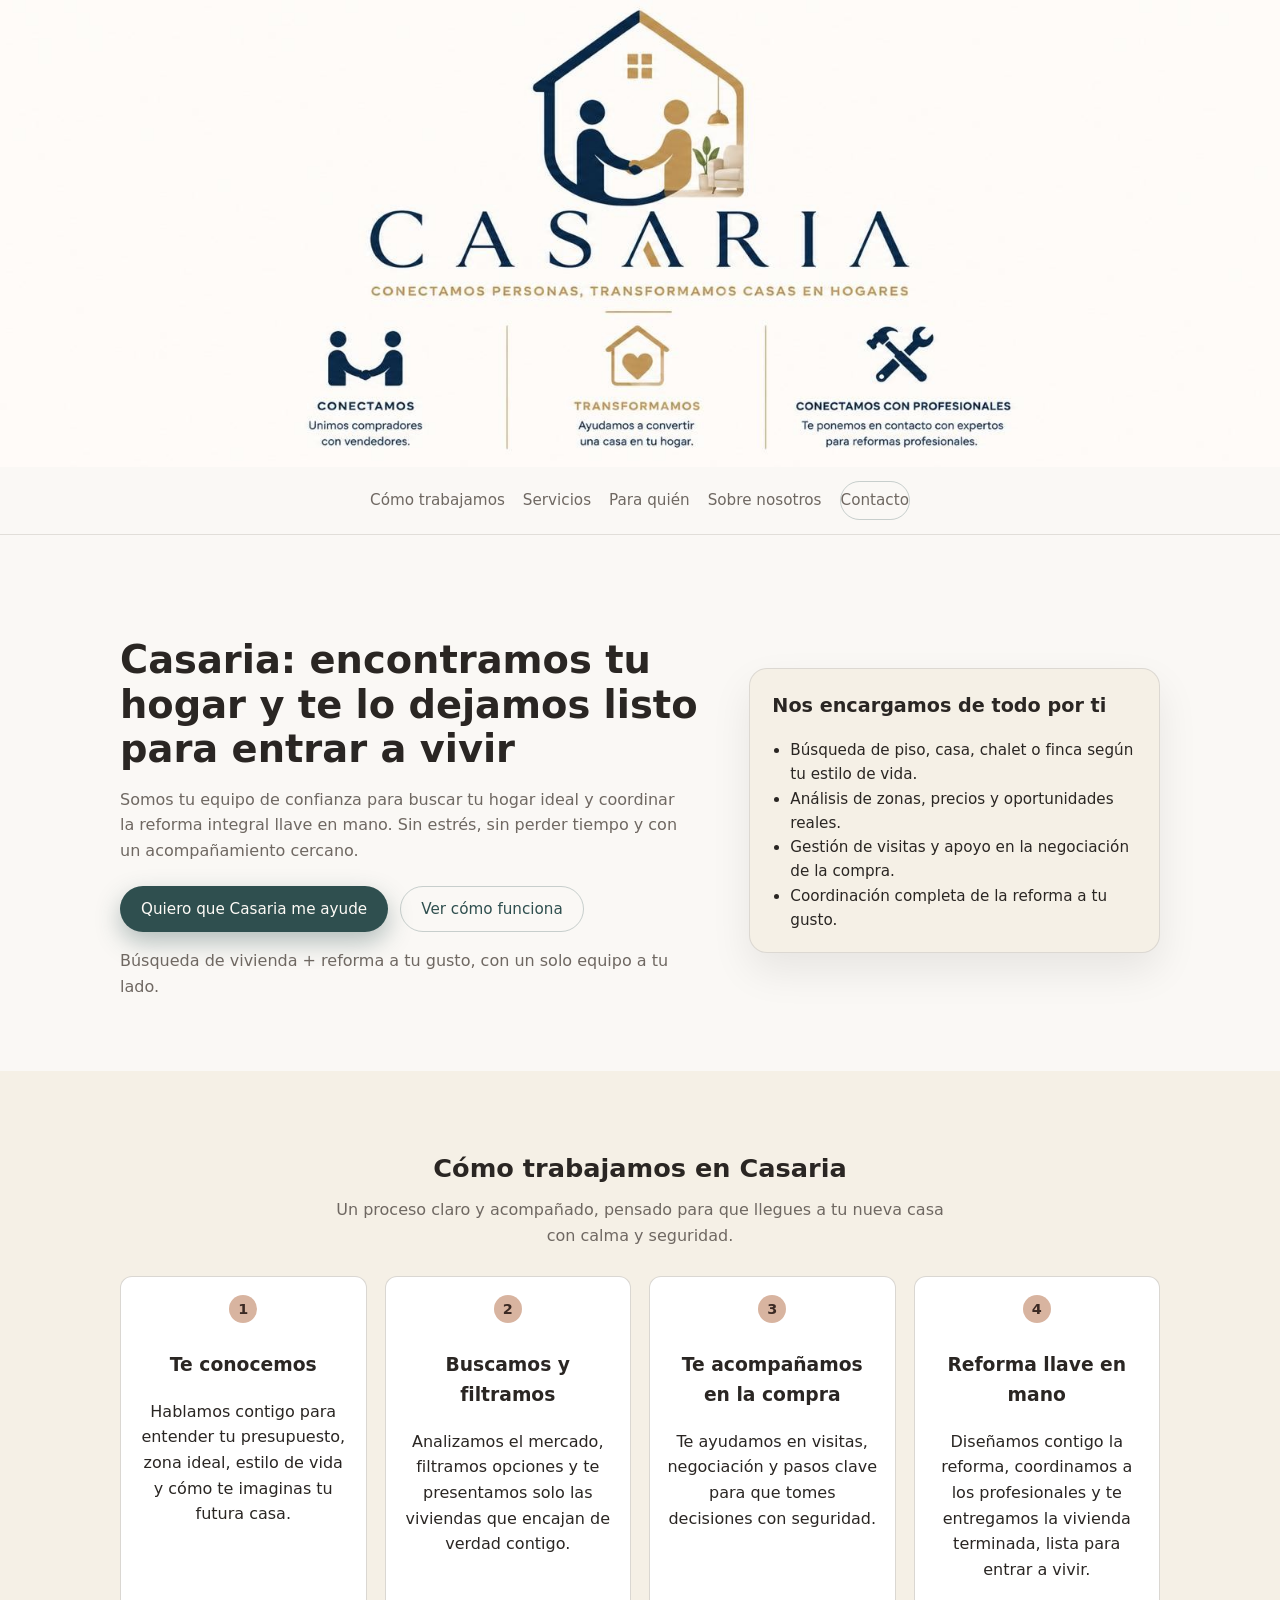
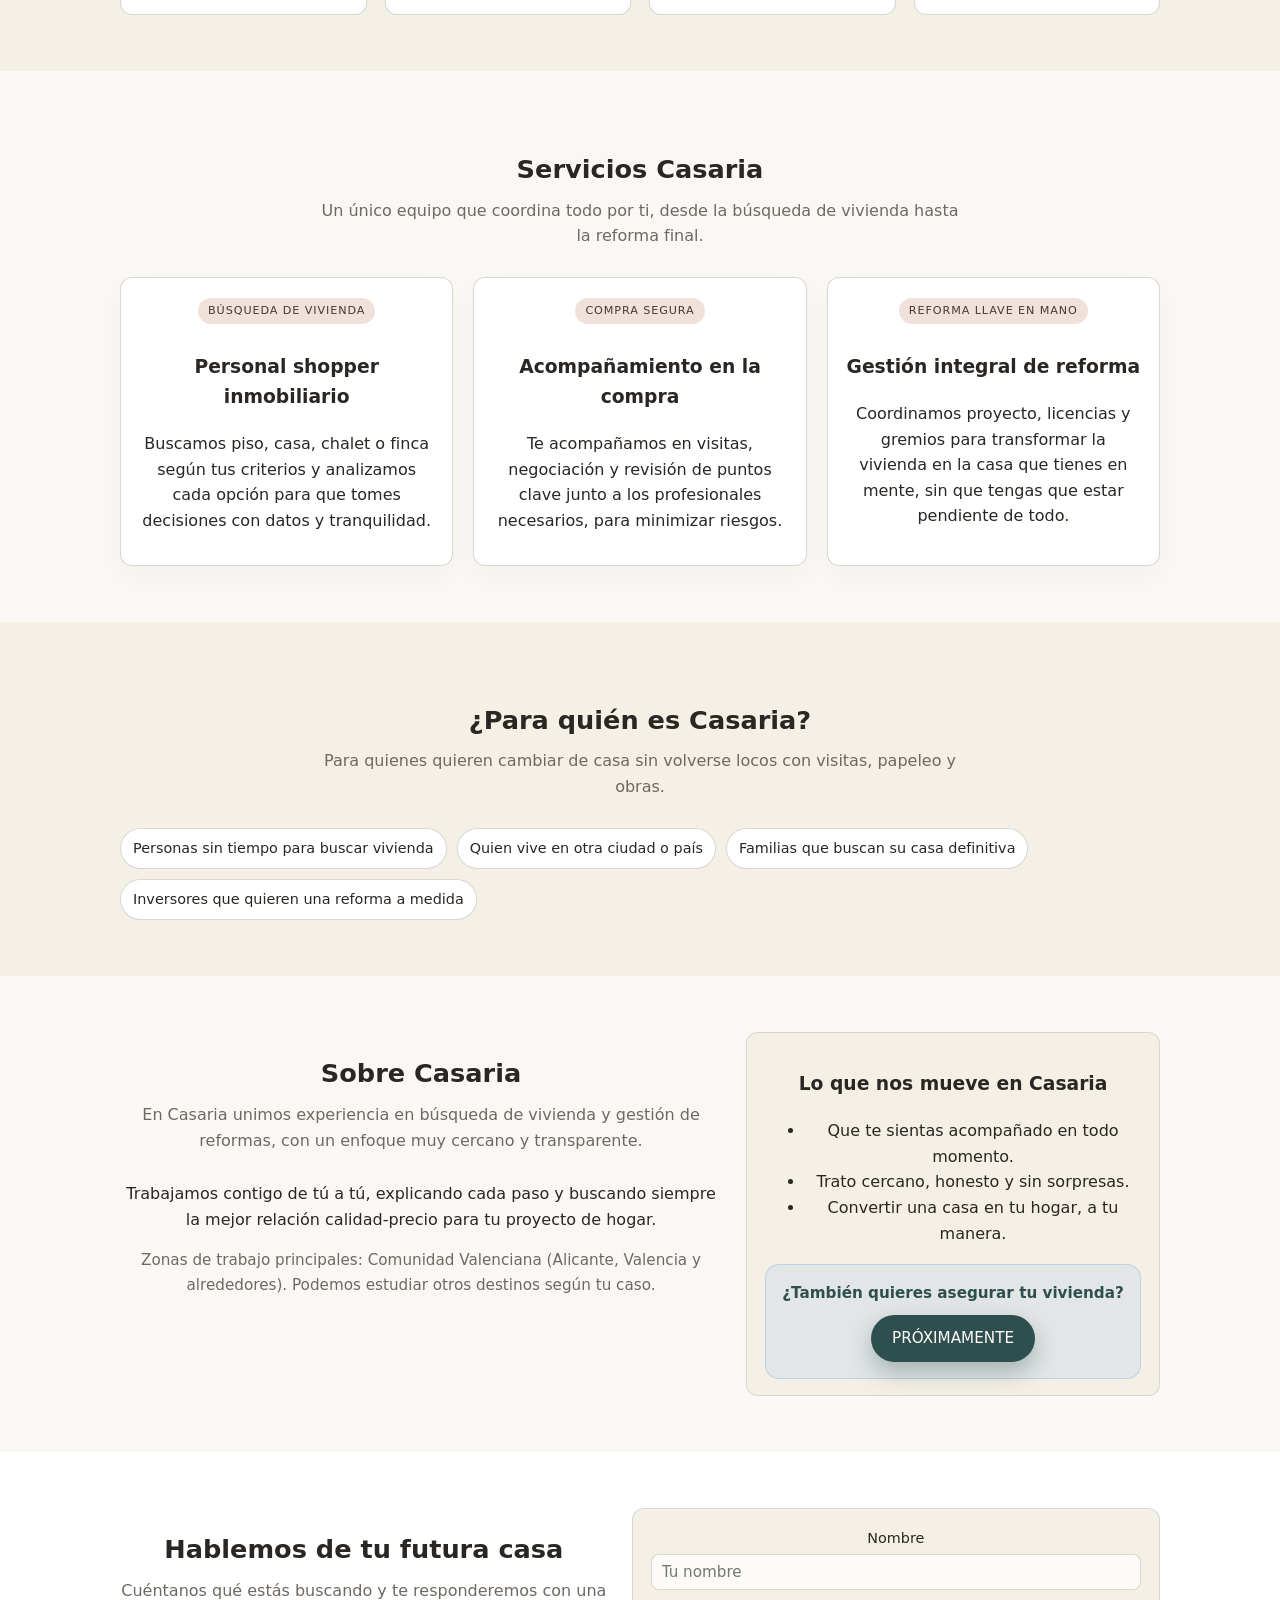
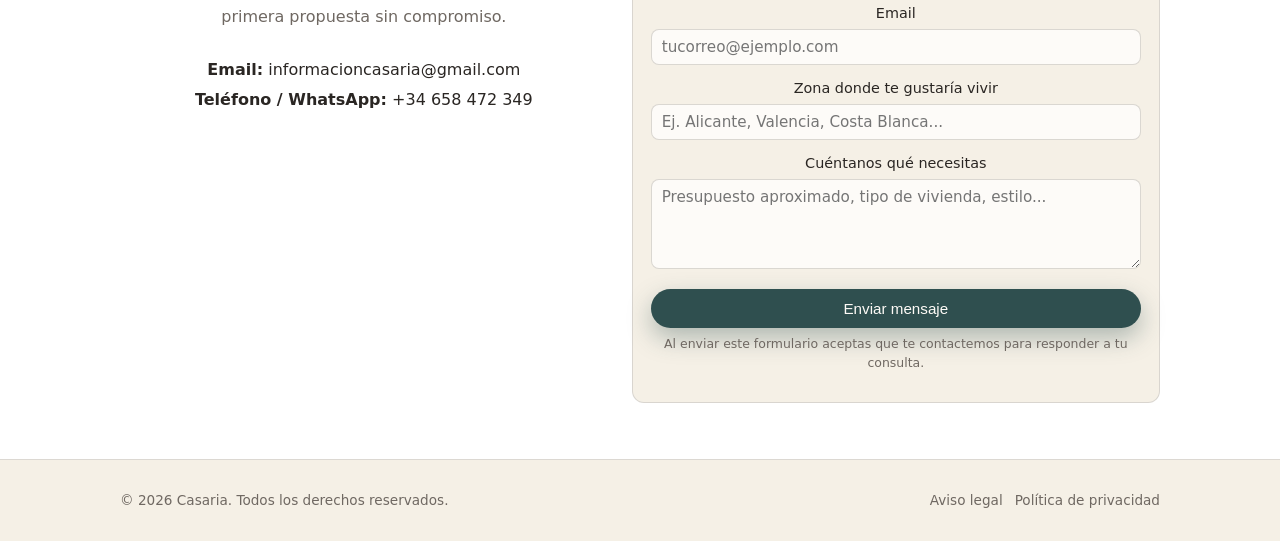
<file: CASARIA-WEB/index.html>
<!DOCTYPE html>
<html lang="es">
<head>
  <meta charset="UTF-8" />
  <meta name="viewport" content="width=device-width, initial-scale=1.0" />
  <title>Casaria · Tu casa, lista para vivir</title>
  <link rel="stylesheet" href="styles.css" />
  <meta name="description" content="Casaria: buscamos tu casa ideal y la reformamos a tu gusto. Servicio integral llave en mano para que tú solo tengas que entrar a vivir.">
</head>
<body>
  <div class="top-banner">
    <img src="img/banner-casaria.jpg" alt="Hogar reformado y acogedor con Casaria" class="top-banner__image" />
  </div>
  <header class="header">
    <div class="container header__inner">
      <nav class="nav">
        <a href="#como-funciona">Cómo trabajamos</a>
        <a href="#servicios">Servicios</a>
        <a href="#para-quien">Para quién</a>
        <a href="#sobre-nosotros">Sobre nosotros</a>
        <a href="#contacto" class="nav__cta">Contacto</a>
      </nav>
    </div>
  </header>

  <main>
    <!-- HERO -->
    <section class="hero">
      <div class="container hero__inner">
        <div class="hero__text">
          <h1>Casaria: encontramos tu hogar y te lo dejamos listo para entrar a vivir</h1>
          <p>
            Somos tu equipo de confianza para buscar tu hogar ideal y coordinar la reforma
            integral llave en mano. Sin estrés, sin perder tiempo y con un acompañamiento cercano.
          </p>
          <div class="hero__actions">
            <a href="#contacto" class="btn btn--primary">Quiero que Casaria me ayude</a>
            <a href="#como-funciona" class="btn btn--ghost">Ver cómo funciona</a>
          </div>
          <p class="hero__note">
            Búsqueda de vivienda + reforma a tu gusto, con un solo equipo a tu lado.
          </p>
        </div>
        <div class="hero__card">
          <h2>Nos encargamos de todo por ti</h2>
          <ul>
            <li>Búsqueda de piso, casa, chalet o finca según tu estilo de vida.</li>
            <li>Análisis de zonas, precios y oportunidades reales.</li>
            <li>Gestión de visitas y apoyo en la negociación de la compra.</li>
            <li>Coordinación completa de la reforma a tu gusto.</li>
          </ul>
        </div>
      </div>
    </section>

    <!-- CÓMO FUNCIONA -->
    <section id="como-funciona" class="section section--soft">
      <div class="container">
        <h2 class="section__title">Cómo trabajamos en Casaria</h2>
        <p class="section__subtitle">
          Un proceso claro y acompañado, pensado para que llegues a tu nueva casa con calma y seguridad.
        </p>
        <div class="steps">
          <div class="step">
            <span class="step__badge">1</span>
            <h3>Te conocemos</h3>
            <p>
              Hablamos contigo para entender tu presupuesto, zona ideal, estilo de vida y cómo
              te imaginas tu futura casa.
            </p>
          </div>
          <div class="step">
            <span class="step__badge">2</span>
            <h3>Buscamos y filtramos</h3>
            <p>
              Analizamos el mercado, filtramos opciones y te presentamos solo las viviendas que
              encajan de verdad contigo.
            </p>
          </div>
          <div class="step">
            <span class="step__badge">3</span>
            <h3>Te acompañamos en la compra</h3>
            <p>
              Te ayudamos en visitas, negociación y pasos clave para que tomes decisiones con seguridad.
            </p>
          </div>
          <div class="step">
            <span class="step__badge">4</span>
            <h3>Reforma llave en mano</h3>
            <p>
              Diseñamos contigo la reforma, coordinamos a los profesionales y te entregamos la vivienda
              terminada, lista para entrar a vivir.
            </p>
          </div>
        </div>
      </div>
    </section>

    <!-- SERVICIOS -->
    <section id="servicios" class="section">
      <div class="container">
        <h2 class="section__title">Servicios Casaria</h2>
        <p class="section__subtitle">
          Un único equipo que coordina todo por ti, desde la búsqueda de vivienda hasta la reforma final.
        </p>
        <div class="cards">
          <article class="card">
            <span class="card__tag">Búsqueda de vivienda</span>
            <h3>Personal shopper inmobiliario</h3>
            <p>
              Buscamos piso, casa, chalet o finca según tus criterios y analizamos 
              cada opción para que tomes decisiones con datos y tranquilidad.
            </p>
          </article>
          <article class="card">
            <span class="card__tag">Compra segura</span>
            <h3>Acompañamiento en la compra</h3>
            <p>
              Te acompañamos en visitas, negociación y revisión de puntos clave
              junto a los profesionales necesarios, para minimizar riesgos.
            </p>
          </article>
          <article class="card">
            <span class="card__tag">Reforma llave en mano</span>
            <h3>Gestión integral de reforma</h3>
            <p>
              Coordinamos proyecto, licencias y gremios para transformar la vivienda
              en la casa que tienes en mente, sin que tengas que estar pendiente de todo.
            </p>
          </article>
        </div>
      </div>
    </section>

    <!-- PARA QUIÉN ES -->
    <section id="para-quien" class="section section--soft">
      <div class="container">
        <h2 class="section__title">¿Para quién es Casaria?</h2>
        <p class="section__subtitle">
          Para quienes quieren cambiar de casa sin volverse locos con visitas, papeleo y obras.
        </p>
        <div class="chips">
          <span class="chip">Personas sin tiempo para buscar vivienda</span>
          <span class="chip">Quien vive en otra ciudad o país</span>
          <span class="chip">Familias que buscan su casa definitiva</span>
          <span class="chip">Inversores que quieren una reforma a medida</span>
        </div>
      </div>
    </section>

    <!-- SOBRE NOSOTROS -->
    <section id="sobre-nosotros" class="section">
      <div class="container about">
        <div class="about__text">
          <h2 class="section__title">Sobre Casaria</h2>
          <p  class="section__subtitle">
            En Casaria unimos experiencia en búsqueda de vivienda y gestión de reformas,
            con un enfoque muy cercano y transparente.
          </p>
          <p>
            Trabajamos contigo de tú a tú, explicando cada paso y buscando siempre la mejor
            relación calidad‑precio para tu proyecto de hogar.
          </p>
          <p class="about__areas">
            Zonas de trabajo principales: Comunidad Valenciana (Alicante, Valencia y alrededores). 
            Podemos estudiar otros destinos según tu caso.
          </p>
        </div>
        <div class="about__highlight">
          <h3>Lo que nos mueve en Casaria</h3>
          <ul>
            <li>Que te sientas acompañado en todo momento.</li>
            <li>Trato cercano, honesto y sin sorpresas.</li>
            <li>Convertir una casa en tu hogar, a tu manera.</li>
          </ul>
         <div class="about__cta-box">
          <p class="about__cta-label">¿También quieres asegurar tu vivienda?</p>
           <a href="../realty-web/index.html" target="_blank" rel="noopener noreferrer" class="btn btn--primary">
          PRÓXIMAMENTE
          </a>
  
      </div>
    </section>

    <!-- CONTACTO -->
    <section id="contacto" class="section section--contact">
      <div class="container contact">
        <div class="contact__text">
          <h2 class="section__title">Hablemos de tu futura casa</h2>
          <p class="section__subtitle">
            Cuéntanos qué estás buscando y te responderemos con una primera propuesta sin compromiso.
          </p>
          <div class="contact__info">
            <p><strong>Email:</strong> informacioncasaria@gmail.com</p>
            <p><strong>Teléfono / WhatsApp:</strong> +34 658 472 349  </p>
          </div>
        </div>
        <form class="contact__form">
          <div class="form__group">
            <label for="nombre">Nombre</label>
            <input id="nombre" name="nombre" type="text" placeholder="Tu nombre" required />
          </div>
          <div class="form__group">
            <label for="email">Email</label>
            <input id="email" name="email" type="email" placeholder="tucorreo@ejemplo.com" required />
          </div>
          <div class="form__group">
            <label for="zona">Zona donde te gustaría vivir</label>
            <input id="zona" name="zona" type="text" placeholder="Ej. Alicante, Valencia, Costa Blanca..." />
          </div>
          <div class="form__group">
            <label for="mensaje">Cuéntanos qué necesitas</label>
            <textarea id="mensaje" name="mensaje" rows="4" placeholder="Presupuesto aproximado, tipo de vivienda, estilo..."></textarea>
          </div>
          <button type="submit" class="btn btn--primary btn--full">Enviar mensaje</button>
          <p class="form__note">
            Al enviar este formulario aceptas que te contactemos para responder a tu consulta.
          </p>
        </form>
      </div>
    </section>
  </main>

  <footer class="footer">
    <div class="container footer__inner">
      <p>© <span id="year"></span> Casaria. Todos los derechos reservados.</p>
      <div class="footer__links">
        <a href="#">Aviso legal</a>
        <a href="#">Política de privacidad</a>
      </div>
    </div>
    <script>
      document.getElementById('year').textContent = new Date().getFullYear();
    </script>
  </footer>
</body>
</html>
</file>
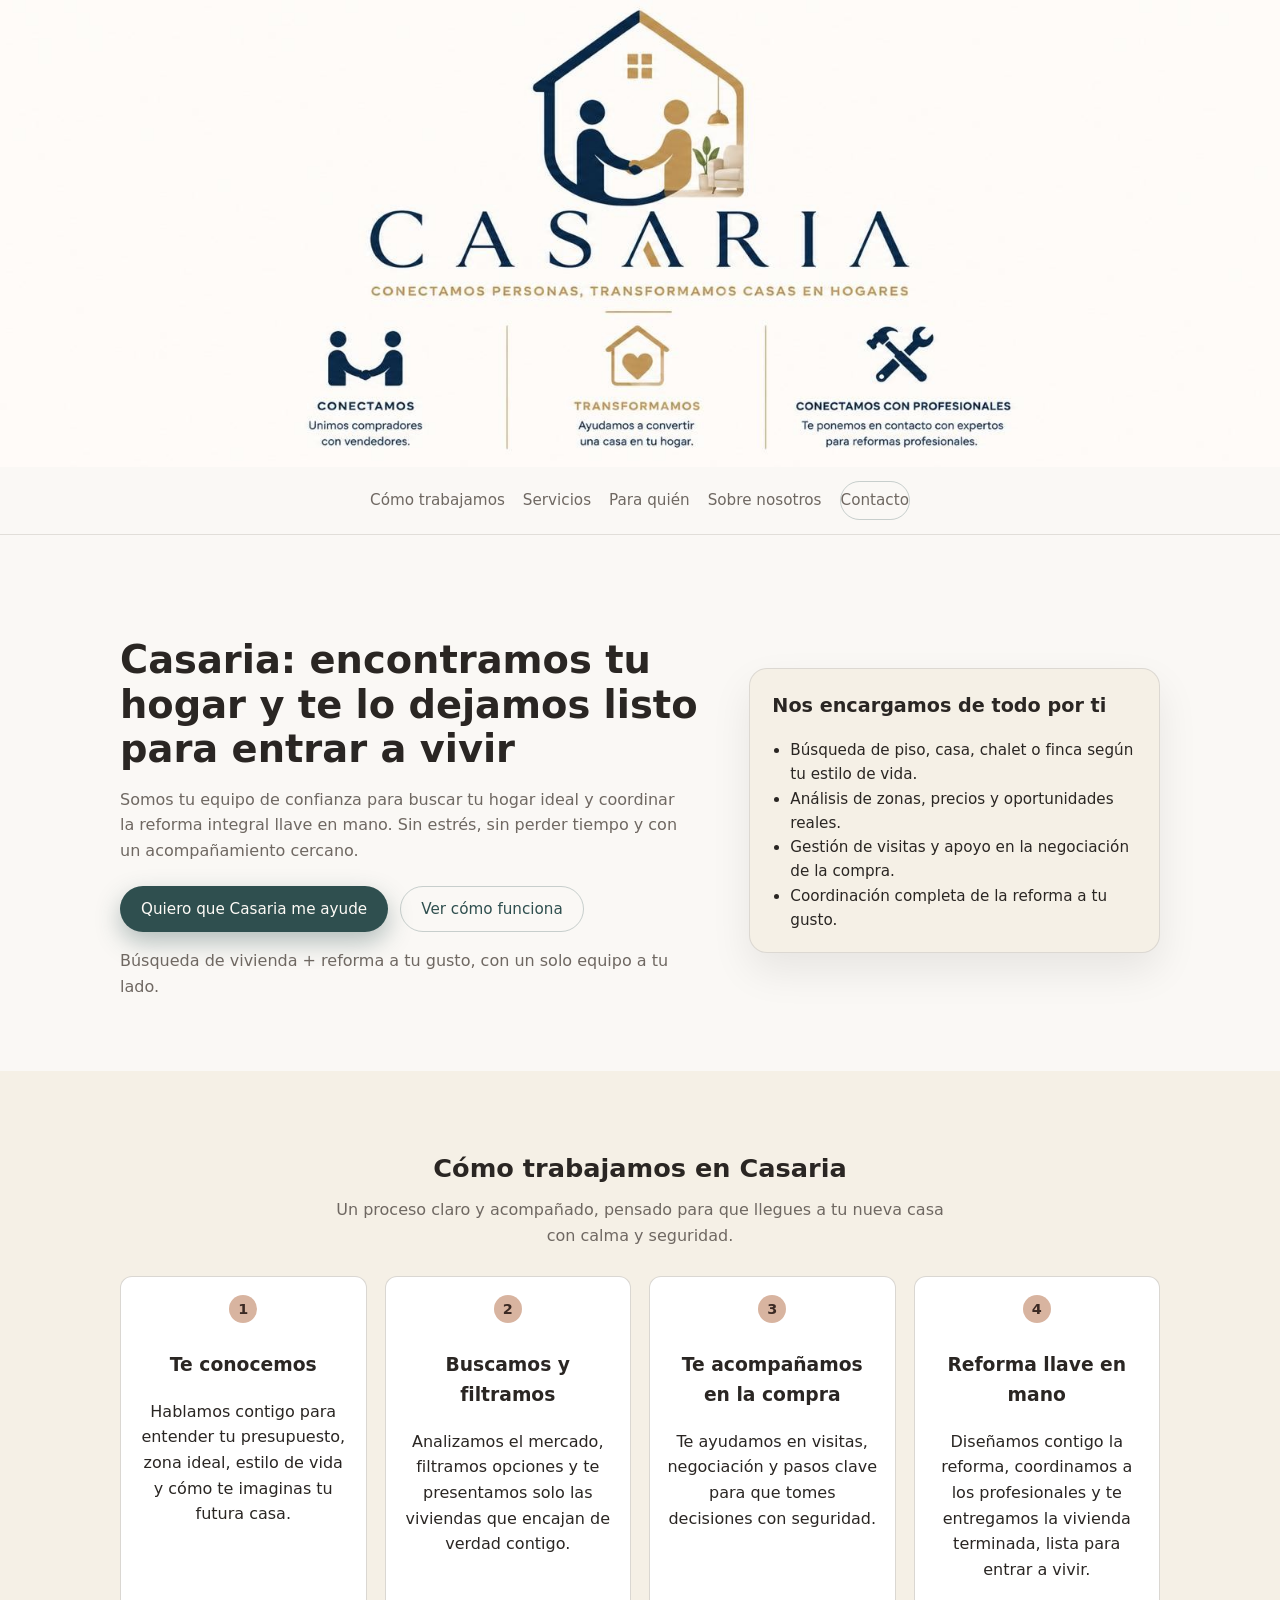
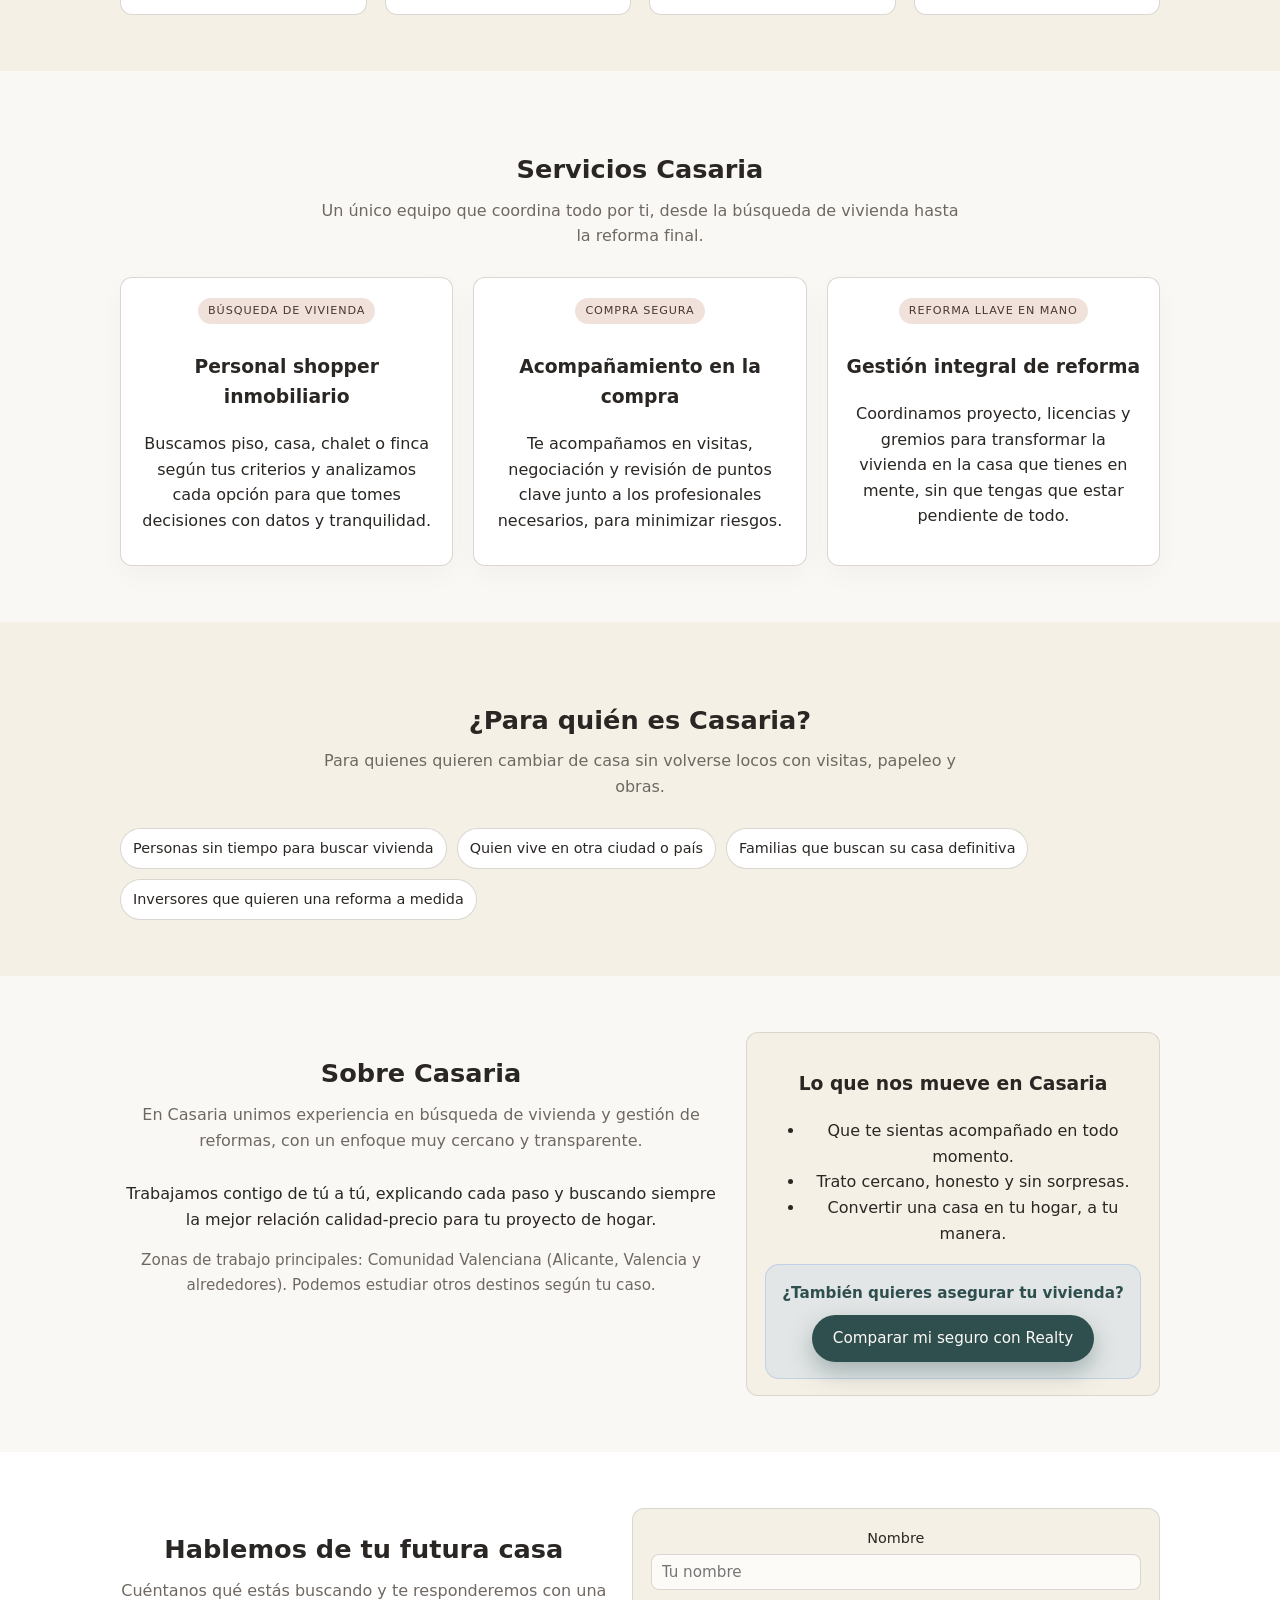
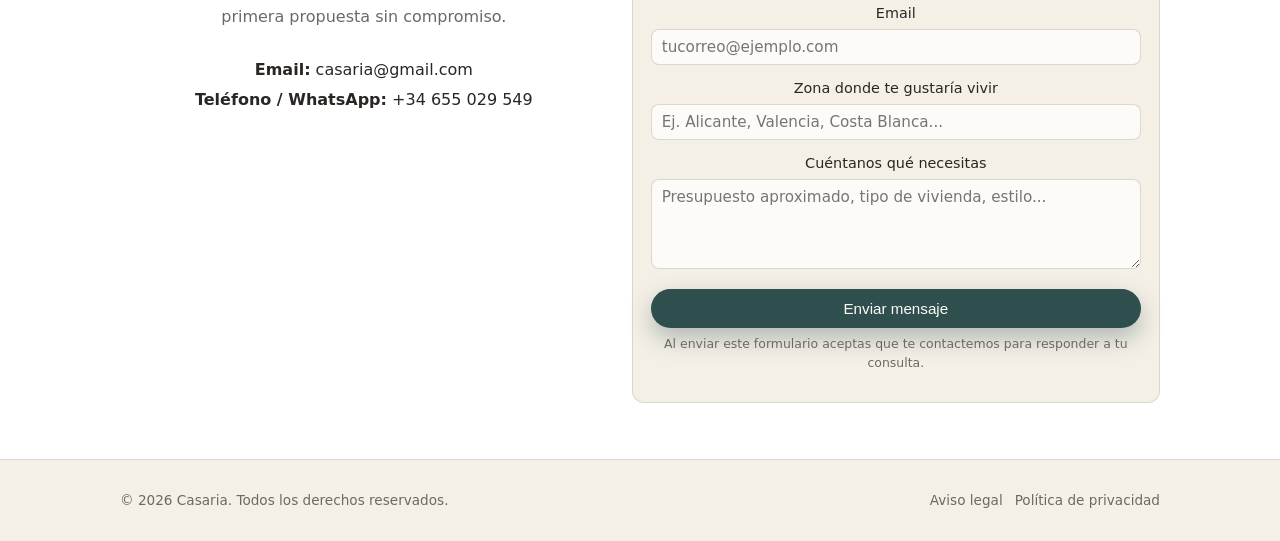
<file: CASARIA-WEB/index.html.html>
<!DOCTYPE html>
<html lang="es">
<head>
  <meta charset="UTF-8" />
  <meta name="viewport" content="width=device-width, initial-scale=1.0" />
  <title>Casaria · Tu casa, lista para vivir</title>
  <link rel="stylesheet" href="styles.css" />
  <meta name="description" content="Casaria: buscamos tu casa ideal y la reformamos a tu gusto. Servicio integral llave en mano para que tú solo tengas que entrar a vivir.">
</head>
<body>
  <div class="top-banner">
    <img src="img/banner-casaria.jpg" alt="Hogar reformado y acogedor con Casaria" class="top-banner__image" />
  </div>
  <header class="header">
    <div class="container header__inner">
      <nav class="nav">
        <a href="#como-funciona">Cómo trabajamos</a>
        <a href="#servicios">Servicios</a>
        <a href="#para-quien">Para quién</a>
        <a href="#sobre-nosotros">Sobre nosotros</a>
        <a href="#contacto" class="nav__cta">Contacto</a>
      </nav>
    </div>
  </header>

  <main>
    <!-- HERO -->
    <section class="hero">
      <div class="container hero__inner">
        <div class="hero__text">
          <h1>Casaria: encontramos tu hogar y te lo dejamos listo para entrar a vivir</h1>
          <p>
            Somos tu equipo de confianza para buscar tu hogar ideal y coordinar la reforma
            integral llave en mano. Sin estrés, sin perder tiempo y con un acompañamiento cercano.
          </p>
          <div class="hero__actions">
            <a href="#contacto" class="btn btn--primary">Quiero que Casaria me ayude</a>
            <a href="#como-funciona" class="btn btn--ghost">Ver cómo funciona</a>
          </div>
          <p class="hero__note">
            Búsqueda de vivienda + reforma a tu gusto, con un solo equipo a tu lado.
          </p>
        </div>
        <div class="hero__card">
          <h2>Nos encargamos de todo por ti</h2>
          <ul>
            <li>Búsqueda de piso, casa, chalet o finca según tu estilo de vida.</li>
            <li>Análisis de zonas, precios y oportunidades reales.</li>
            <li>Gestión de visitas y apoyo en la negociación de la compra.</li>
            <li>Coordinación completa de la reforma a tu gusto.</li>
          </ul>
        </div>
      </div>
    </section>

    <!-- CÓMO FUNCIONA -->
    <section id="como-funciona" class="section section--soft">
      <div class="container">
        <h2 class="section__title">Cómo trabajamos en Casaria</h2>
        <p class="section__subtitle">
          Un proceso claro y acompañado, pensado para que llegues a tu nueva casa con calma y seguridad.
        </p>
        <div class="steps">
          <div class="step">
            <span class="step__badge">1</span>
            <h3>Te conocemos</h3>
            <p>
              Hablamos contigo para entender tu presupuesto, zona ideal, estilo de vida y cómo
              te imaginas tu futura casa.
            </p>
          </div>
          <div class="step">
            <span class="step__badge">2</span>
            <h3>Buscamos y filtramos</h3>
            <p>
              Analizamos el mercado, filtramos opciones y te presentamos solo las viviendas que
              encajan de verdad contigo.
            </p>
          </div>
          <div class="step">
            <span class="step__badge">3</span>
            <h3>Te acompañamos en la compra</h3>
            <p>
              Te ayudamos en visitas, negociación y pasos clave para que tomes decisiones con seguridad.
            </p>
          </div>
          <div class="step">
            <span class="step__badge">4</span>
            <h3>Reforma llave en mano</h3>
            <p>
              Diseñamos contigo la reforma, coordinamos a los profesionales y te entregamos la vivienda
              terminada, lista para entrar a vivir.
            </p>
          </div>
        </div>
      </div>
    </section>

    <!-- SERVICIOS -->
    <section id="servicios" class="section">
      <div class="container">
        <h2 class="section__title">Servicios Casaria</h2>
        <p class="section__subtitle">
          Un único equipo que coordina todo por ti, desde la búsqueda de vivienda hasta la reforma final.
        </p>
        <div class="cards">
          <article class="card">
            <span class="card__tag">Búsqueda de vivienda</span>
            <h3>Personal shopper inmobiliario</h3>
            <p>
              Buscamos piso, casa, chalet o finca según tus criterios y analizamos 
              cada opción para que tomes decisiones con datos y tranquilidad.
            </p>
          </article>
          <article class="card">
            <span class="card__tag">Compra segura</span>
            <h3>Acompañamiento en la compra</h3>
            <p>
              Te acompañamos en visitas, negociación y revisión de puntos clave
              junto a los profesionales necesarios, para minimizar riesgos.
            </p>
          </article>
          <article class="card">
            <span class="card__tag">Reforma llave en mano</span>
            <h3>Gestión integral de reforma</h3>
            <p>
              Coordinamos proyecto, licencias y gremios para transformar la vivienda
              en la casa que tienes en mente, sin que tengas que estar pendiente de todo.
            </p>
          </article>
        </div>
      </div>
    </section>

    <!-- PARA QUIÉN ES -->
    <section id="para-quien" class="section section--soft">
      <div class="container">
        <h2 class="section__title">¿Para quién es Casaria?</h2>
        <p class="section__subtitle">
          Para quienes quieren cambiar de casa sin volverse locos con visitas, papeleo y obras.
        </p>
        <div class="chips">
          <span class="chip">Personas sin tiempo para buscar vivienda</span>
          <span class="chip">Quien vive en otra ciudad o país</span>
          <span class="chip">Familias que buscan su casa definitiva</span>
          <span class="chip">Inversores que quieren una reforma a medida</span>
        </div>
      </div>
    </section>

    <!-- SOBRE NOSOTROS -->
    <section id="sobre-nosotros" class="section">
      <div class="container about">
        <div class="about__text">
          <h2 class="section__title">Sobre Casaria</h2>
          <p  class="section__subtitle">
            En Casaria unimos experiencia en búsqueda de vivienda y gestión de reformas,
            con un enfoque muy cercano y transparente.
          </p>
          <p>
            Trabajamos contigo de tú a tú, explicando cada paso y buscando siempre la mejor
            relación calidad‑precio para tu proyecto de hogar.
          </p>
          <p class="about__areas">
            Zonas de trabajo principales: Comunidad Valenciana (Alicante, Valencia y alrededores). 
            Podemos estudiar otros destinos según tu caso.
          </p>
        </div>
        <div class="about__highlight">
          <h3>Lo que nos mueve en Casaria</h3>
          <ul>
            <li>Que te sientas acompañado en todo momento.</li>
            <li>Trato cercano, honesto y sin sorpresas.</li>
            <li>Convertir una casa en tu hogar, a tu manera.</li>
          </ul>
         <div class="about__cta-box">
          <p class="about__cta-label">¿También quieres asegurar tu vivienda?</p>
           <a href="../realty-web/index.html" target="_blank" rel="noopener noreferrer" class="btn btn--primary">
          Comparar mi seguro con Realty
          </a>
  
      </div>
    </section>

    <!-- CONTACTO -->
    <section id="contacto" class="section section--contact">
      <div class="container contact">
        <div class="contact__text">
          <h2 class="section__title">Hablemos de tu futura casa</h2>
          <p class="section__subtitle">
            Cuéntanos qué estás buscando y te responderemos con una primera propuesta sin compromiso.
          </p>
          <div class="contact__info">
            <p><strong>Email:</strong> casaria@gmail.com</p>
            <p><strong>Teléfono / WhatsApp:</strong> +34 655 029 549  </p>
          </div>
        </div>
        <form class="contact__form">
          <div class="form__group">
            <label for="nombre">Nombre</label>
            <input id="nombre" name="nombre" type="text" placeholder="Tu nombre" required />
          </div>
          <div class="form__group">
            <label for="email">Email</label>
            <input id="email" name="email" type="email" placeholder="tucorreo@ejemplo.com" required />
          </div>
          <div class="form__group">
            <label for="zona">Zona donde te gustaría vivir</label>
            <input id="zona" name="zona" type="text" placeholder="Ej. Alicante, Valencia, Costa Blanca..." />
          </div>
          <div class="form__group">
            <label for="mensaje">Cuéntanos qué necesitas</label>
            <textarea id="mensaje" name="mensaje" rows="4" placeholder="Presupuesto aproximado, tipo de vivienda, estilo..."></textarea>
          </div>
          <button type="submit" class="btn btn--primary btn--full">Enviar mensaje</button>
          <p class="form__note">
            Al enviar este formulario aceptas que te contactemos para responder a tu consulta.
          </p>
        </form>
      </div>
    </section>
  </main>

  <footer class="footer">
    <div class="container footer__inner">
      <p>© <span id="year"></span> Casaria. Todos los derechos reservados.</p>
      <div class="footer__links">
        <a href="#">Aviso legal</a>
        <a href="#">Política de privacidad</a>
      </div>
    </div>
    <script>
      document.getElementById('year').textContent = new Date().getFullYear();
    </script>
  </footer>
</body>
</html>
</file>
<file: CASARIA-WEB/styles.css>
/* Paleta de colores */
:root {
  --color-primary: #2f4f4f;   /* azul petróleo suave */
  --color-accent: #d8b4a0;    /* terracota / rosa tostado suave */
  --color-bg: #faf8f5;        /* blanco cálido */
  --color-soft: #f5f0e6;      /* beige claro para secciones alternas */
  --color-border: #d6d3ce;    /* gris piedra claro */
  --color-text: #2a2623;      /* casi negro cálido */
  --color-muted: #6f6862;     /* texto secundario */

  --radius-md: 12px;
  --radius-lg: 18px;
  --shadow-soft: 0 18px 40px rgba(0, 0, 0, 0.08);
}

/* Reset básico */
*,
*::before,
*::after {
  box-sizing: border-box;
}

body {
  margin: 0;
  font-family: system-ui, -apple-system, BlinkMacSystemFont, "Segoe UI", sans-serif;
  background-color: var(--color-bg);
  color: var(--color-text);
  line-height: 1.6;
}

/* Layout general */
.container {
  width: 100%;
  max-width: 1080px;
  margin: 0 auto;
  padding: 0 20px;
}

/* Header */
.header {
  position: sticky;
  top: 0;
  z-index: 10;
  background: rgba(250, 248, 245, 0.97);
  backdrop-filter: blur(10px);
  border-bottom: 1px solid rgba(214, 211, 206, 0.7);
}

.header__inner {
  display: flex;
  align-items: center;
  justify-content: center;
  padding: 14px 0;
}

.logo {
  display: flex;
  align-items: center;
  gap: 8px;
  font-weight: 600;
  color: var(--color-primary);
}

.logo__mark {
  width: 22px;
  height: 22px;
  border-radius: 999px;
  background: linear-gradient(135deg, var(--color-primary), var(--color-accent));
}

.logo__text {
  letter-spacing: 0.04em;
}

.nav {
  display: flex;
  align-items: center;
  gap: 18px;
  font-size: 0.95rem;
  justify-content: center;
}

.nav a {
  color: var(--color-muted);
  text-decoration: none;
  padding: 6px 0;
  transition: color 0.2s ease;
}

.nav a:hover {
  color: var(--color-primary);
}

.nav__cta {
  padding: 6px 12px;
  border-radius: 999px;
  border: 1px solid rgba(47, 79, 79, 0.25);
}

/* Hero */
.hero {
  padding: 72px 0 56px;
}

.hero__inner {
  display: grid;
  grid-template-columns: minmax(0, 1.6fr) minmax(0, 1.1fr);
  gap: 32px;
  align-items: center;
}

.hero__text h1 {
  font-size: clamp(2.1rem, 3vw, 2.7rem);
  line-height: 1.15;
  margin-bottom: 16px;
}

.hero__text p {
  max-width: 560px;
  color: var(--color-muted);
  font-size: 1rem;
}

.hero__actions {
  display: flex;
  flex-wrap: wrap;
  gap: 12px;
  margin: 22px 0 10px;
}

.hero__note {
  font-size: 0.9rem;
  color: var(--color-muted);
}

.hero__card {
  background: var(--color-soft);
  border-radius: var(--radius-lg);
  padding: 22px 22px 20px;
  box-shadow: var(--shadow-soft);
  border: 1px solid rgba(214, 211, 206, 0.8);
}

.hero__card h2 {
  margin-top: 0;
  font-size: 1.2rem;
}

.hero__card ul {
  padding-left: 18px;
  margin: 10px 0 0;
  font-size: 0.95rem;
}

/* Botones */
.btn {
  display: inline-flex;
  align-items: center;
  justify-content: center;
  border-radius: 999px;
  padding: 10px 20px;
  font-size: 0.95rem;
  font-weight: 500;
  border: 1px solid transparent;
  text-decoration: none;
  cursor: pointer;
  transition: transform 0.1s ease, box-shadow 0.1s ease, background-color 0.15s ease, color 0.15s ease;
}

.btn--primary {
  background: var(--color-primary);
  color: #fdfaf6;
  box-shadow: 0 10px 24px rgba(47, 79, 79, 0.35);
}

.btn--primary:hover {
  transform: translateY(-1px);
  box-shadow: 0 14px 32px rgba(47, 79, 79, 0.4);
}

.btn--ghost {
  background: transparent;
  color: var(--color-primary);
  border-color: rgba(47, 79, 79, 0.25);
}

.btn--ghost:hover {
  background: rgba(245, 240, 230, 0.8);
}

.btn--full {
  width: 100%;
}

/* Secciones */
.section {
  padding: 56px 0;
  text-align: center;   /* centra el contenido principal de la sección */
}

.section--soft {
  background: var(--color-soft);
}

.section__title {
  font-size: 1.6rem;
  margin-bottom: 8px;
}

.section__subtitle {
  margin: 0 0 28px;
  color: var(--color-muted);
  max-width: 640px;
  margin-left: auto;
  margin-right: auto;    /* centra el párrafo dentro del contenedor */

}

/* Pasos */
.steps {
  display: grid;
  grid-template-columns: repeat(4, minmax(0, 1fr));
  gap: 18px;
}

.step {
  background: #fff;
  border-radius: var(--radius-md);
  padding: 18px 16px 16px;
  border: 1px solid rgba(214, 211, 206, 0.9);
}

.step__badge {
  display: inline-flex;
  align-items: center;
  justify-content: center;
  width: 28px;
  height: 28px;
  border-radius: 999px;
  background: var(--color-accent);
  color: #3b2a24;
  font-weight: 600;
  font-size: 0.9rem;
  margin-bottom: 8px;
}

/* Tarjetas de servicios */
.cards {
  display: grid;
  grid-template-columns: repeat(3, minmax(0, 1fr));
  gap: 20px;
}

.card {
  background: #fff;
  border-radius: var(--radius-md);
  padding: 18px 18px 16px;
  border: 1px solid rgba(214, 211, 206, 0.9);
  box-shadow: 0 10px 26px rgba(0, 0, 0, 0.03);
}

.card__tag {
  display: inline-flex;
  font-size: 0.7rem;
  text-transform: uppercase;
  letter-spacing: 0.08em;
  color: #4b372f;
  background: rgba(216, 180, 160, 0.38);
  padding: 4px 10px;
  border-radius: 999px;
  margin-bottom: 10px;
}

/* Chips (para quién es) */
.chips {
  display: flex;
  flex-wrap: wrap;
  gap: 10px;
}

.chip {
  font-size: 0.9rem;
  padding: 8px 12px;
  border-radius: 999px;
  background: #fff;
  border: 1px solid rgba(214, 211, 206, 0.9);
}

/* Sobre nosotros */
.about {
  display: grid;
  grid-template-columns: minmax(0, 1.6fr) minmax(0, 1.1fr);
  gap: 24px;
  align-items: flex-start;
}

.about__highlight {
  background: var(--color-soft);
  border-radius: var(--radius-md);
  padding: 18px 18px 16px;
  border: 1px solid rgba(214, 211, 206, 0.9);
}

.about__areas {
  margin-top: 14px;
  font-size: 0.95rem;
  color: var(--color-muted);
}

/* Contacto */
.section--contact {
  background: #fff;
}

.contact {
  display: grid;
  grid-template-columns: minmax(0, 1.2fr) minmax(0, 1.3fr);
  gap: 24px;
  align-items: flex-start;
}

.contact__info p {
  margin: 4px 0;
}

.contact__form {
  background: var(--color-soft);
  border-radius: var(--radius-md);
  padding: 18px 18px 16px;
  border: 1px solid rgba(214, 211, 206, 0.9);
}

.form__group {
  margin-bottom: 12px;
}

.form__group label {
  display: block;
  font-size: 0.9rem;
  margin-bottom: 4px;
}

.form__group input,
.form__group textarea {
  width: 100%;
  padding: 8px 10px;
  border-radius: 8px;
  border: 1px solid rgba(214, 211, 206, 0.9);
  font-family: inherit;
  font-size: 0.95rem;
  background: #fdfbf8;
}

.form__group input:focus,
.form__group textarea:focus {
  outline: 2px solid rgba(47, 79, 79, 0.4);
  outline-offset: 1px;
}

.form__note {
  margin-top: 6px;
  font-size: 0.78rem;
  color: var(--color-muted);
}

/* Footer */
.footer {
  border-top: 1px solid rgba(214, 211, 206, 0.8);
  background: #f5f0e6;
  padding: 16px 0;
  font-size: 0.85rem;
  color: var(--color-muted);
}

.footer__inner {
  display: flex;
  align-items: center;
  justify-content: space-between;
  gap: 12px;
}

.footer__links {
  display: flex;
  gap: 12px;
}

.footer__links a {
  color: var(--color-muted);
  text-decoration: none;
}

.footer__links a:hover {
  color: var(--color-primary);
}

/* Responsive */
@media (max-width: 900px) {
  .hero__inner,
  .steps,
  .cards,
  .about,
  .contact {
    grid-template-columns: minmax(0, 1fr);
  }

  .steps {
    gap: 14px;
  }

  .cards {
    gap: 16px;
  }

  .header__inner {
    flex-wrap: wrap;
    gap: 8px 14px;
  }

  .nav {
    font-size: 0.88rem;
    flex-wrap: wrap;
    justify-content: flex-end;
  }
}

@media (max-width: 600px) {
  .hero {
    padding-top: 64px;
  }

  .hero__inner {
    gap: 22px;
  }

  .section {
    padding: 42px 0;
  }

  .steps,
  .cards {
    gap: 12px;
  }

  .header__inner {
    justify-content: space-between;
  }

  .nav {
    display: none; /* Versión simple: se podría añadir menú móvil más adelante */
  }
}
.top-banner {
  width: 100%;
  margin: 0;
  padding: 0;
  overflow: visible;      /* que no recorte nada */
}

.top-banner__image {
  display: block;
  width: 100%;
  height: auto;
  object-fit: contain;    /* se ve la imagen completa dentro del ancho */
}
/* Centrado específico para la sección de servicios */
#servicios .section__title,
#servicios .section__subtitle {
  text-align: center; !important;
}
#como-funciona .section__title,
#como-funciona .section__subtitle,
#para-quien .section__title,
#para-quien .section__subtitle {
  text-align: center !important;
}
.about__highlight--blue {
  background: linear-gradient(135deg, #eaf4ff, #f7fbff);
  border: 1px solid #cfe3fb;
}

.about__cta-box {
  margin-top: 18px;
  padding: 16px;
  border-radius: 14px;
  background: rgba(31, 111, 229, 0.08);
  border: 1px solid rgba(31, 111, 229, 0.18);
  text-align: center;
}

.about__cta-label {
  margin: 0 0 10px;
  font-size: 0.95rem;
  color: var(--color-primary);
  font-weight: 600;
}
</file>
